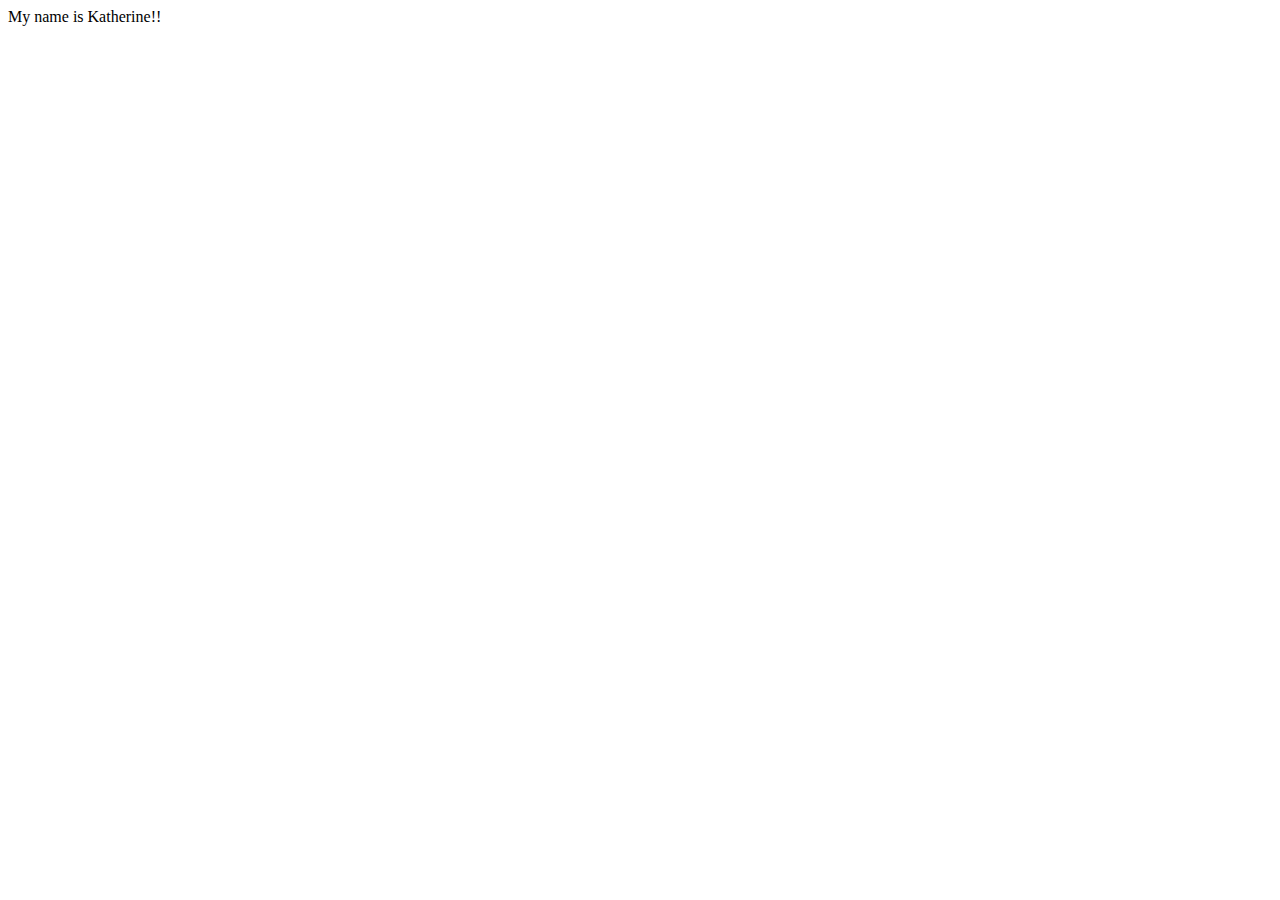
<file: index.html>
<!DOCTYPE html>
<html lang="en">
<head>
    <meta charset="UTF-8">
    <meta http-equiv="X-UA-Compatible" content="IE=edge">
    <meta name="viewport" content="width=device-width, initial-scale=1.0">
    <title>Document</title>
</head>
<body>
    My name is Katherine!!
</body>
</html>
</file>
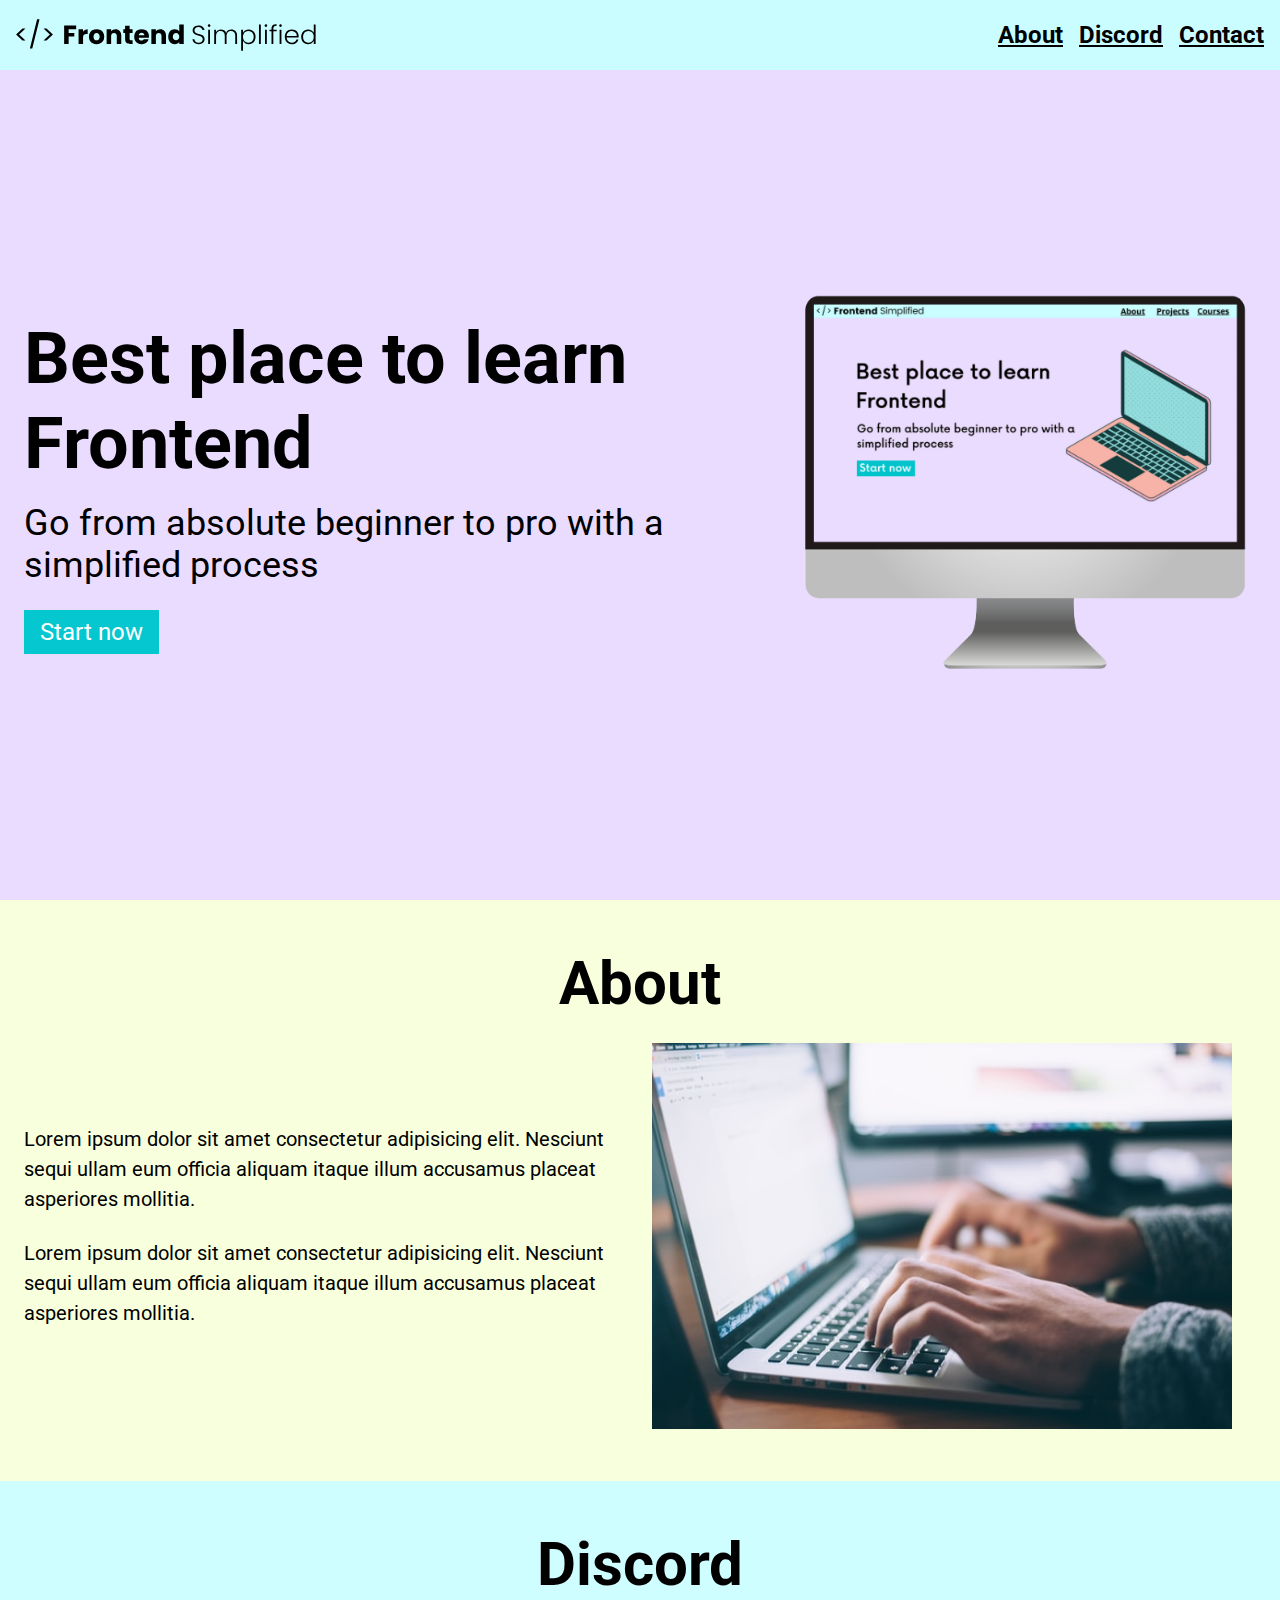
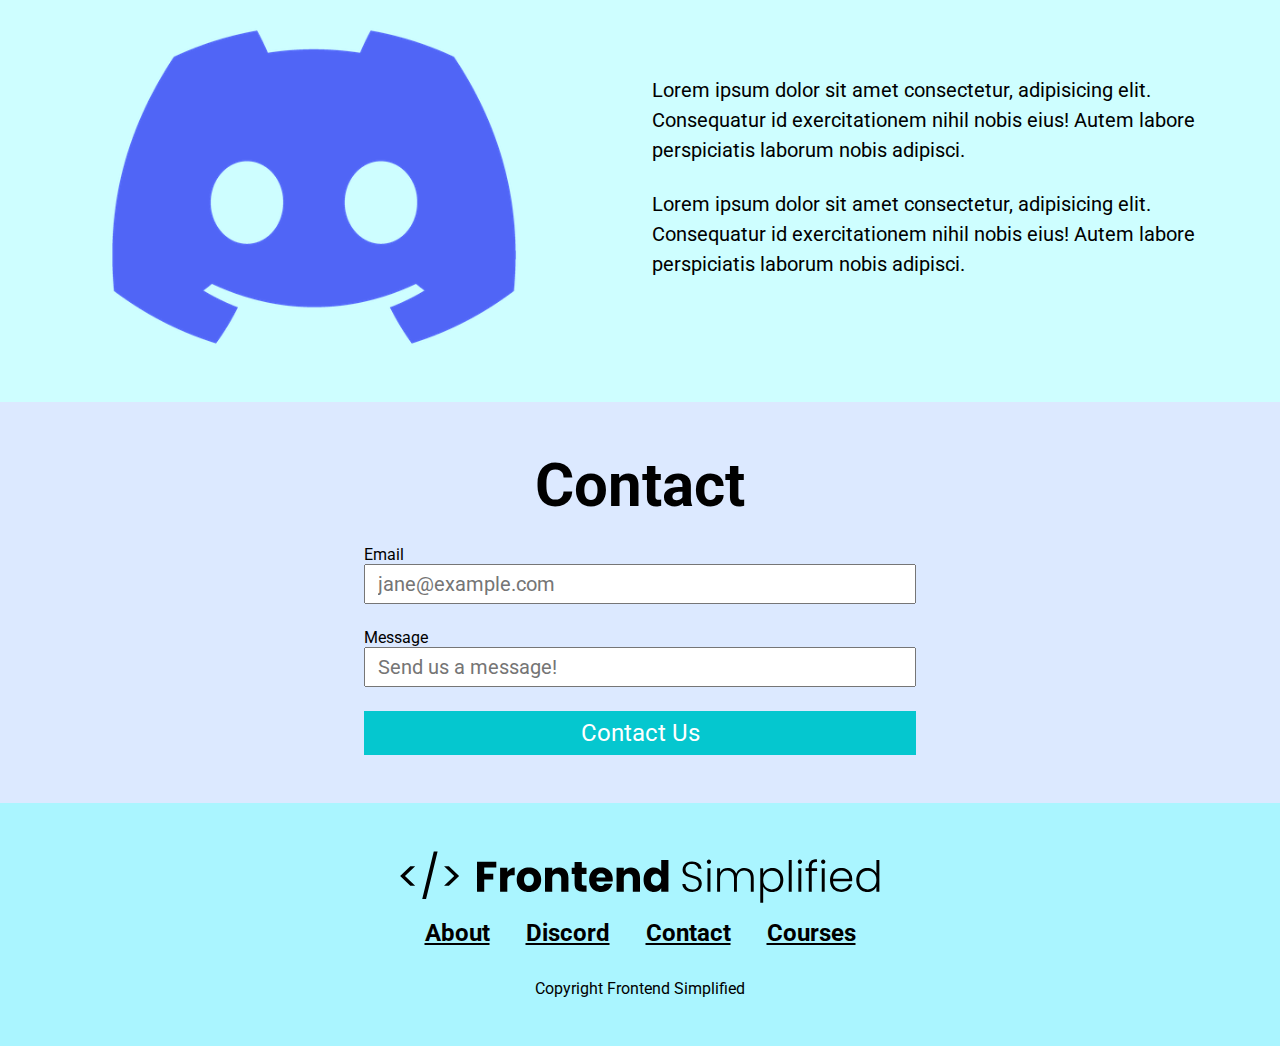
<file: firstwebsite/index.html>
<!DOCTYPE html>
<html lang="en">
  <head>
    <meta charset="UTF-8" />
    <meta http-equiv="X-UA-Compatible" content="IE=edge" />
    <meta name="viewport" content="width=device-width, initial-scale=1.0" />
    <title>Document</title>
    <link rel="stylesheet" href="./styles.css" />
  </head>
  <body>
    <section>
      <nav>
        <img src="./HTML Practise Assets/FES.svg" class="logo" alt="" />
        <ul>
          <li><a href="#about">About</a></li>
          <li><a href="#discord">Discord</a></li>
          <li><a href="#contact">Contact</a></li>
        </ul>
      </nav>
      <header>
        <div class="row">
          <div class="home__description">
            <h1>Best place to learn Frontend</h1>
            <p class="subheader">
              Go from absolute beginner to pro with a simplified process
            </p>
            <button class="home__description--button">Start now</button>
          </div>
          <figure>
            <img
              src="./HTML Practise Assets/laptop.png"
              alt="Home page image"
            />
          </figure>
        </div>
      </header>
    </section>
    <main>
      <section id="about">
        <h2>About</h2>
        <div class="row">
          <div class="section__description">
            <div class="section__description--wrapper">
              <p class="section__description--para">
                Lorem ipsum dolor sit amet consectetur adipisicing elit. Nesciunt
                sequi ullam eum officia aliquam itaque illum accusamus placeat
                asperiores mollitia.
              </p>
              <p class="section__description--para">
                Lorem ipsum dolor sit amet consectetur adipisicing elit. Nesciunt
                sequi ullam eum officia aliquam itaque illum accusamus placeat
                asperiores mollitia.
              </p>
            </div>
            <figure class="about__img--wrapper">
              <img src="./HTML Practise Assets/about.jpg" alt="" />
            </figure>
          </div>
        </div>
        </section>

      <section id="discord">
        <h2>Discord</h2>
        <div class="row">
          <div class="section__description">
            <figure class="about__img--wrapper">
          <img src="./HTML Practise Assets/discord.png" alt="" />
        </figure>
        <div class="section__description--wrapper">
          <p class="section__description--para">
            Lorem ipsum dolor sit amet consectetur, adipisicing elit.
            Consequatur id exercitationem nihil nobis eius! Autem labore
            perspiciatis laborum nobis adipisci.
          </p>
          <p class="section__description--para">
            Lorem ipsum dolor sit amet consectetur, adipisicing elit.
            Consequatur id exercitationem nihil nobis eius! Autem labore
            perspiciatis laborum nobis adipisci.
          </p>
        </div>
      </div>
    </div>
      </section>

      <section id="contact">
        <h2>Contact</h2>
        <form action="">
          <label for="email">Email</label>
          <input type="email" placeholder="jane@example.com" />
          <label for="message">Message</label>
          <input type="message" placeholder="Send us a message!" />
          <button>Contact Us</button>
        </form>
      </section>
    </main>
    <footer>
      <img class="footer__logo" src="./HTML Practise Assets/FES.svg" alt="" />
      <div class="footer__links">
        <a class="footer__links" href="#about">About</a>
        <a class="footer__links" href="#discord">Discord</a>
        <a class="footer__links" href="#contact">Contact</a>
        <a class="footer__links" href="">Courses</a>
      </div>
      <p>Copyright Frontend Simplified</p>
    </footer>
  </body>
</html>
</file>
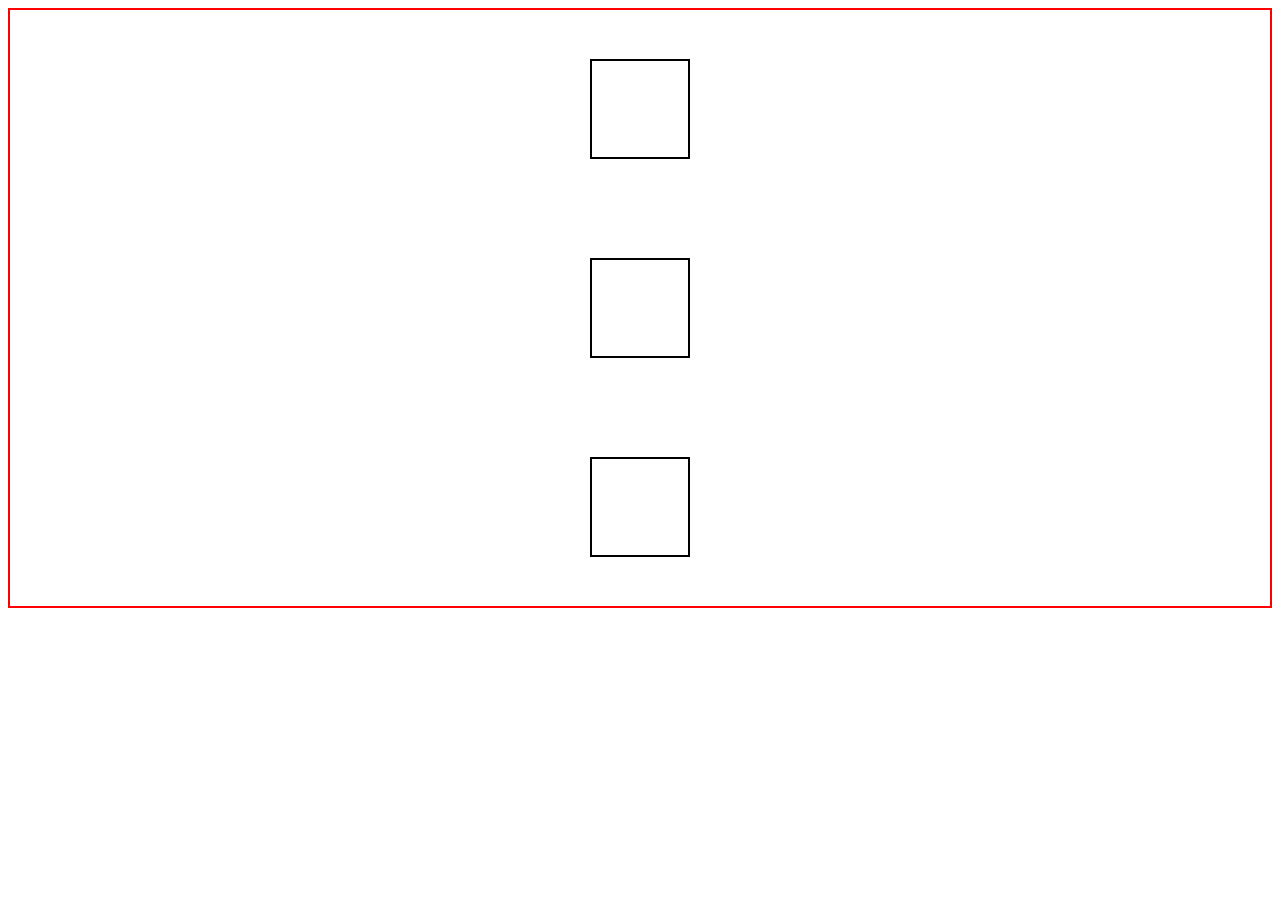
<file: Flexbox/index.html>
<!DOCTYPE html>
<html lang="en">
<head>
    <meta charset="UTF-8">
    <meta http-equiv="X-UA-Compatible" content="IE=edge">
    <meta name="viewport" content="width=device-width, initial-scale=1.0">
    <title>Document</title>
    <link rel="stylesheet" href="./styles.css">
</head>
<body>
    <div class="container">
    <div class="box"></div>
    <div class="box"></div>
    <div class="box"></div>
</div>
</body>
</html>
</file>
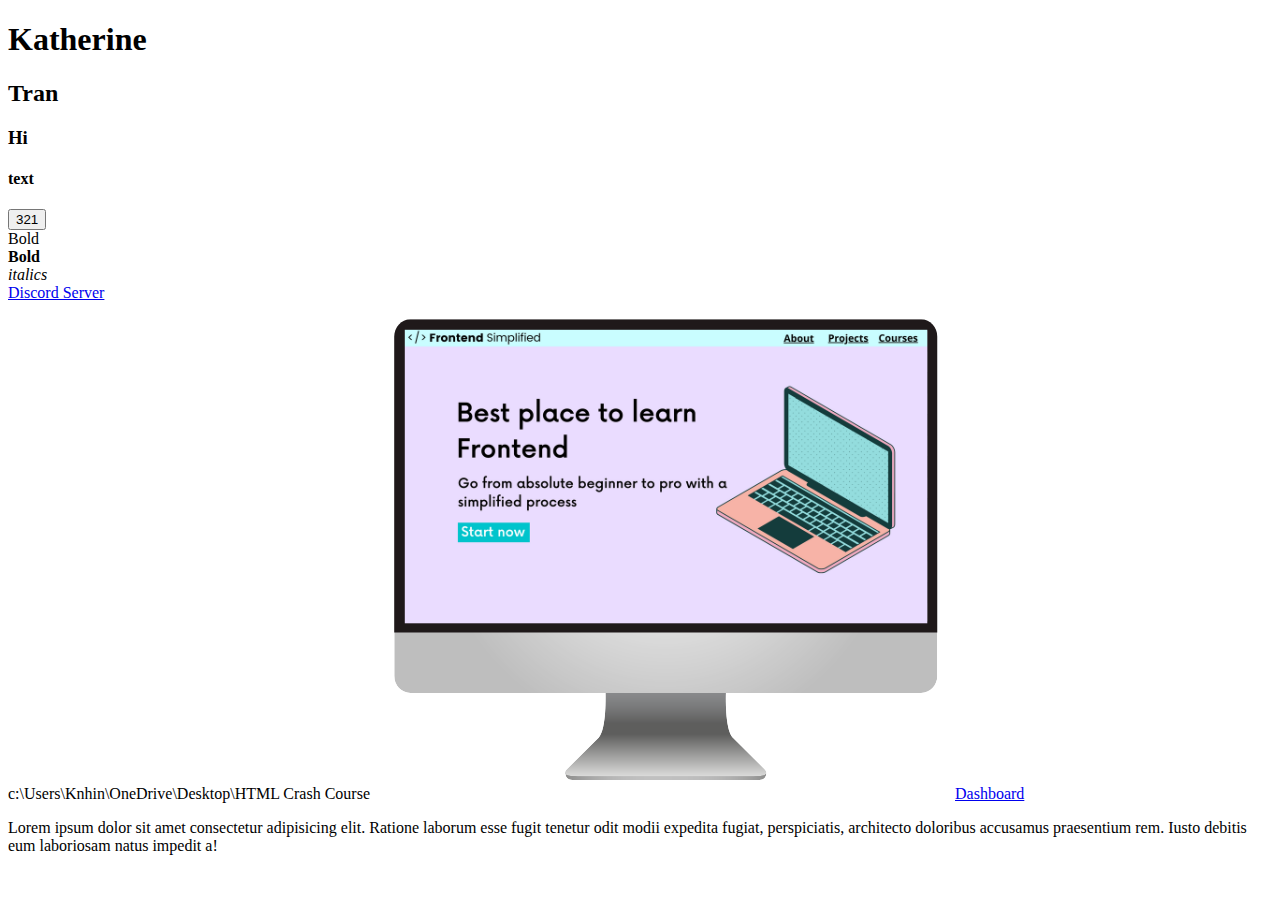
<file: HTML Crash Course/index.html>
<!DOCTYPE html>
<html lang="en">
<head>
    <meta charset="UTF-8">
    <meta http-equiv="X-UA-Compatible" content="IE=edge">
    <meta name="viewport" content="width=device-width, initial-scale=1.0">
    <title>Document</title>
</head>
<body>
    <h1>Katherine</h1>
    <h2>Tran</h2>
    <h3>Hi</h3>
    <h4>text</h4>
    <button>321</button>
    <div>Bold
    </div>
    <b>Bold</b> 
    <div></div>
    <i>italics</i>
    <div></div>
    <a href="http://discord.gg/frontend" target="_blank">Discord Server</a>
    <div></div>c:\Users\Knhin\OneDrive\Desktop\HTML Crash Course
    <img src="./assets/laptop.png" alt="">

   <a href="/dashboard.html" target="_blank">Dashboard</a>
<p>Lorem ipsum dolor sit amet consectetur adipisicing elit. Ratione laborum esse fugit tenetur odit modii expedita fugiat, perspiciatis, architecto doloribus accusamus praesentium rem. Iusto debitis eum laboriosam natus impedit a!</p>
</body> 
</html>
</file>
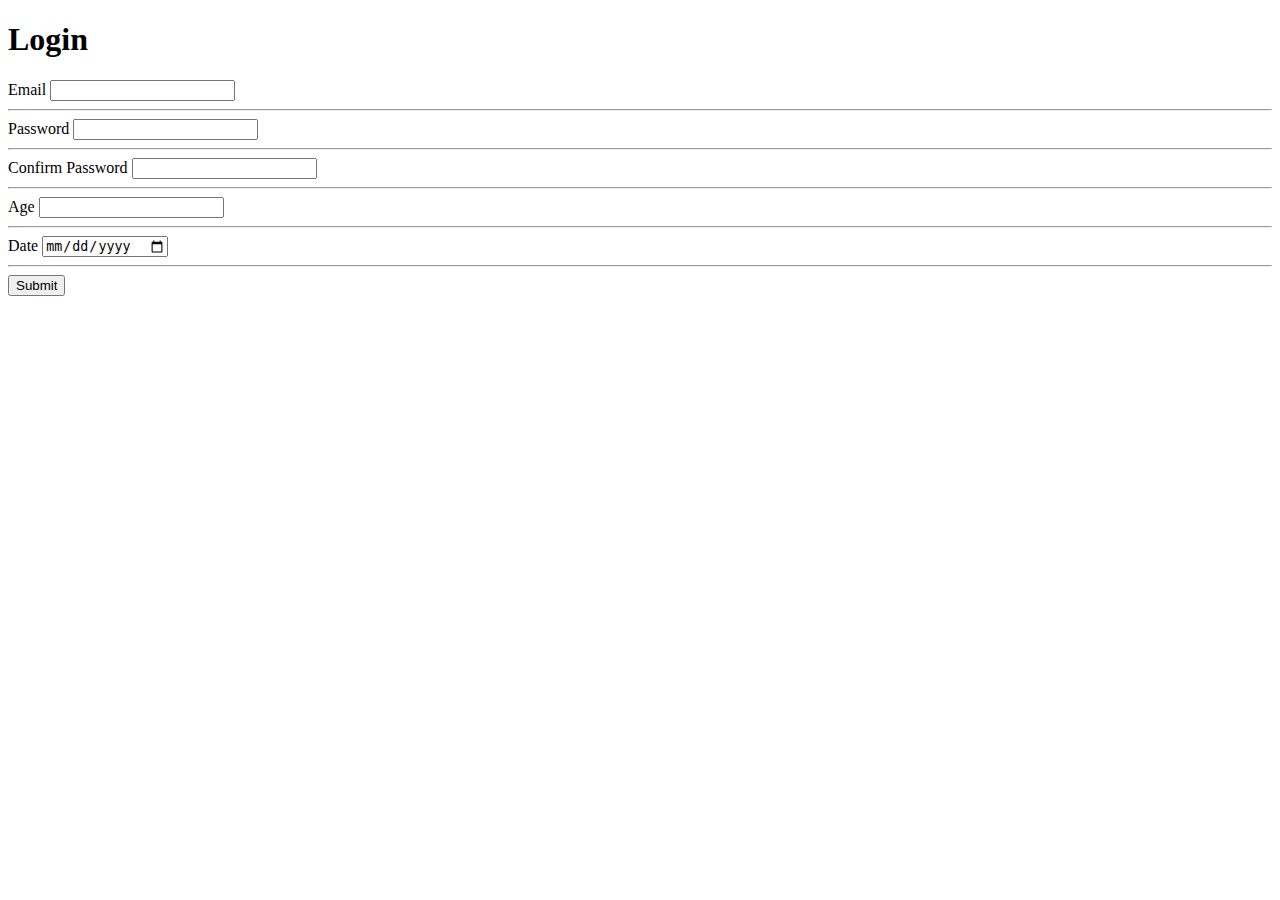
<file: HTML Crash Course/login.html>
<!DOCTYPE html>
<html lang="en">
<head>
    <meta charset="UTF-8">
    <meta http-equiv="X-UA-Compatible" content="IE=edge">
    <meta name="viewport" content="width=device-width, initial-scale=1.0">
    <title>Document</title>
</head>
<body>
    <h1>Login</h1>
    <form>
        <div>
        <label for="">Email</label>
        <input type="email" required/>
    </div>
    <hr>
    <div>
        <label for="">Password</label>
        <input type="password" required/>
    </div>
    <hr>
    <div>
        <label for="">Confirm Password</label>
        <input type="password" required/>
    </div>
    <hr>
    <div>
        <label for="">Age</label>
        <input type="number">
    </div>
    <hr>
    <div>
        <label for="">Date</label>
        <input type="date">
    </div>
    <hr>
        <button>Submit</button>
        </button>
    </form>
</body>
</html>
</file>
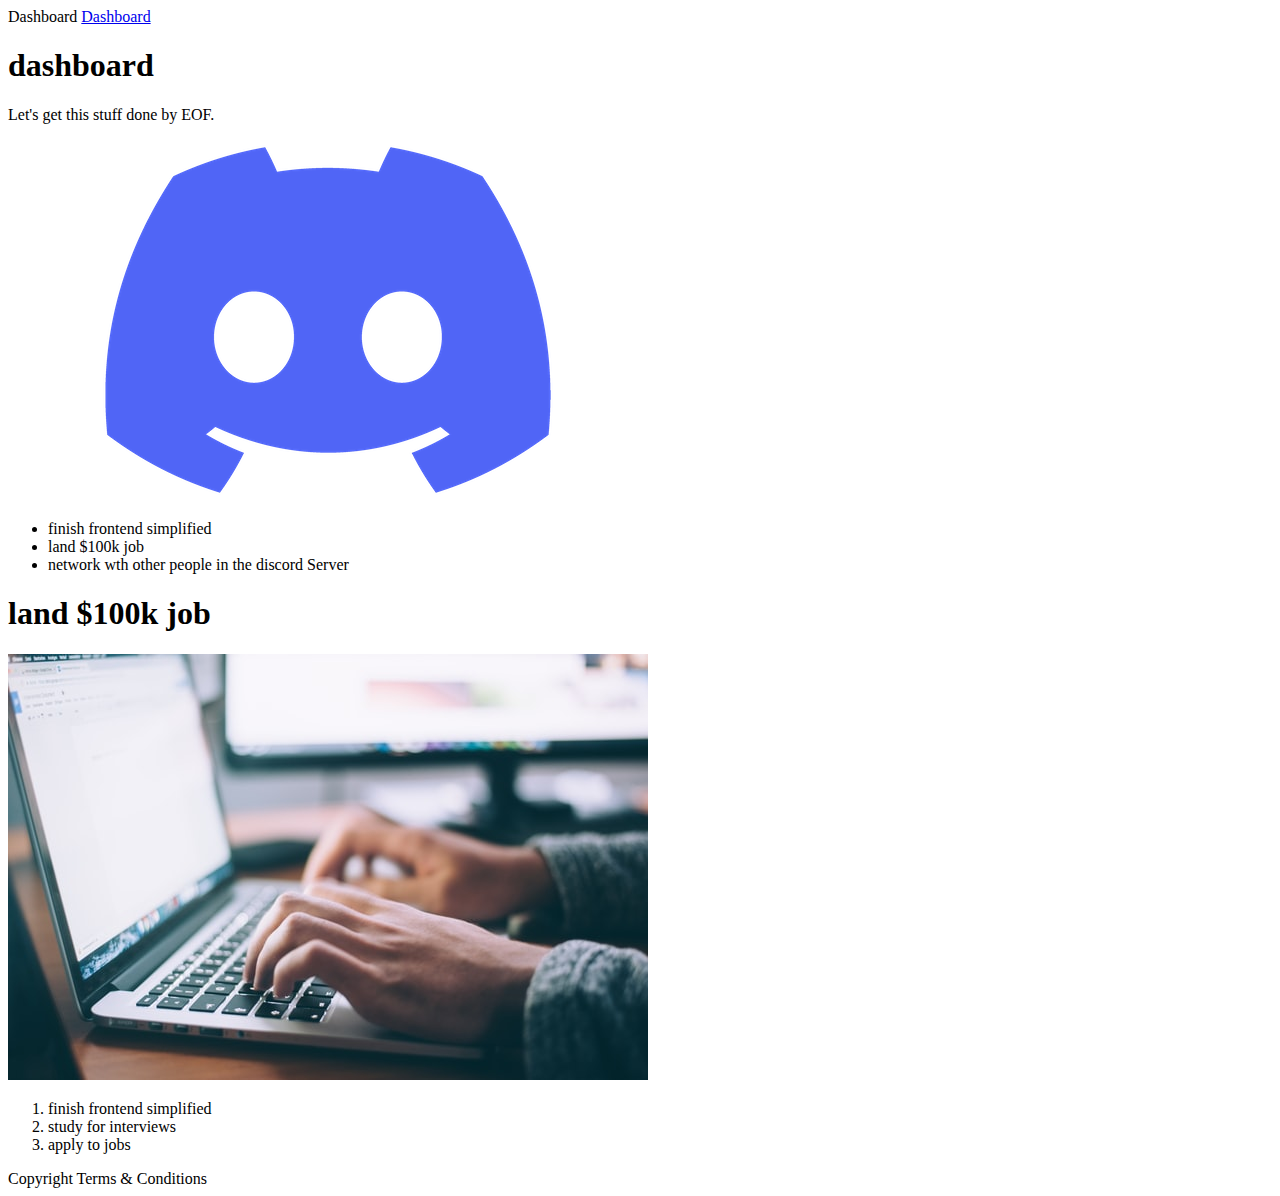
<file: HTML Crash Course/test/dashboard.html>
<!DOCTYPE html>
<html lang="en">
  <head>
    <meta charset="UTF-8" />
    <meta http-equiv="X-UA-Compatible" content="IE=edge" />
    <meta name="viewport" content="width=device-width, initial-scale=1.0" />
    <title>Dashboard</title>
  </head>
  <body>
    <nav>
      Dashboard
      <a href="/index.html">Dashboard</a>
    </nav>
    <main>
      <section>
        <h1>dashboard</h1>
        <p>Let's get this stuff done by EOF.</p>
        <img src="../assets/dashboard/discord.png" alt="">
        <ul>
          <li>finish frontend simplified</li>
          <li>land $100k job</li>
          <li>network wth other people in the discord Server</li>
        </ul>
      </section>
      <section>
        <h1>land $100k job</h1>
        <img src="./about.jpg" alt="">
        <ol>
          <li>finish frontend simplified</li>
          <li>study for interviews</li>
          <li>apply to jobs</li>
        </ol>
      </section>
    </main>
    <footer>Copyright Terms & Conditions</footer>
  </body>
</html>
</file>
<file: firstwebsite/styles.css>
@import url('https://fonts.googleapis.com/css2?family=Roboto:wght@300;400;500;700&display=swap');

* {
    padding: 0;
    margin: 0;
    box-sizing: border-box;
    font-family: 'Roboto', sans-serif;
}

nav { 
    height: 70px;
    display: flex;
    justify-content: space-between;
    align-items: center;
    padding: 0 16px 0 16px;
    background-color: #cafdff;
}

header {
    background-color: #eadcff;
    height: calc(100vh - 70px);
    padding: 24px;
    display: flex;
    align-items: center;
    justify-content: center;
}

h1 {
    font-size: 72px;
}

.subheader {
    font-size: 36px;
    margin: 16px 0px 24px 0px;
}


button {
    background-color: #05c7cf;
    color: white;
    border: none;
    padding: 8px 16px;
    font-size: 24px;
    cursor: pointer;
}

.logo {
    width: 300px;
}

ul {
    display:flex;
}

li {
    list-style-type: none;
    padding-left: 16px;
}

a {
    color: black;
    font-size: 24px;
    font-weight: 700;
}

.row {
    width: 100%;
    max-width: 1300px;
    display: flex;
    align-items: center;
    justify-content: center;
    margin: 0 auto;
}

/*

ABOUT

*/

#about, #discord, #contact, footer {
    padding: 48px 0;
}

#about {
    background-color: #f8ffdc;
}

h2 {
    font-size: 60px;
    text-align: center;
    margin-bottom:24px;
}

.section__description {
    display: flex;
    justify-content: center;
    align-items: center;
    margin-right: 24px;
}

.about__img--wrapper {
    width: 40%;
}

img {
    width: 100%;
}

.section__description--wrapper, .about__img--wrapper {
    width: 60%;
    padding: 0 24px;
}

.section__description--para {
    font-size: 20px;
    line-height: 1.5;
    margin-bottom: 24px;
}

/*

DISCORD

*/

#discord {
    background-color: #cefeff;
}

/*

CONTACT

*/

#contact {
    background-color: #dce9ff;
}

form {
    width: 100%;
    max-width: 600px;
    display: flex;
    flex-direction: column;
    margin: 0 auto;
    padding: 0 24px;
}

input, textarea {
    margin-bottom: 24px;
    font-size: 20px;
    padding: 6px 12px;
}

/*

FOOTER

*/

footer {
    background-color: #aaf5ff;
    display: flex;
    flex-direction: column;
    align-items: center;
}

.footer__logo {
    max-width: 480px;
    margin-bottom: 16px;
}

.footer__links {
    margin-bottom: 32px;
    padding: 0 16px;
}

/* SMALL PHONES, TABLETS, LARGE SMARTPHONES */

@media (max-width: 728px) {
.row {
    flex-direction: column;

}

.home__description {
    margin-bottom: 24px;
    display: flex;
    flex-direction: column;
    align-items: center;
}

.home__description--button {
    max-width: 240px;
}

h1 {
    text-align: center;
    font-size: 60px;
}

.subheader {
    text-align: center;
    font-size: 28px;
}

ul {
    display: none;
}

.section__description {
    flex-direction: column;
}

.section__description--wrapper, .about__img--wrapper {
    width: 100%;
    text-align: center;
}

#discord .section__description {
    flex-direction: column-reverse;
}

footer {
    padding: 48px 24px;
}
.footer__logo {
    max-width: 360px;
}

.footer__link {
    padding: 0 4px;
    font-size: 18px;
}

.footer__links {
    margin-bottom: 24px;
}
}
</file>
<file: Flexbox/styles.css>
* {
    box-sizing: border-box;
}

.container {
    width: 100%;
    height: 600px;
    border: 2px solid red;
    display: flex;
    flex-direction: column;
    align-items: center;
    justify-content: space-around;
}

.box {
    width: 100px;
    height: 100px;
    border: 2px solid black;
}
</file>
